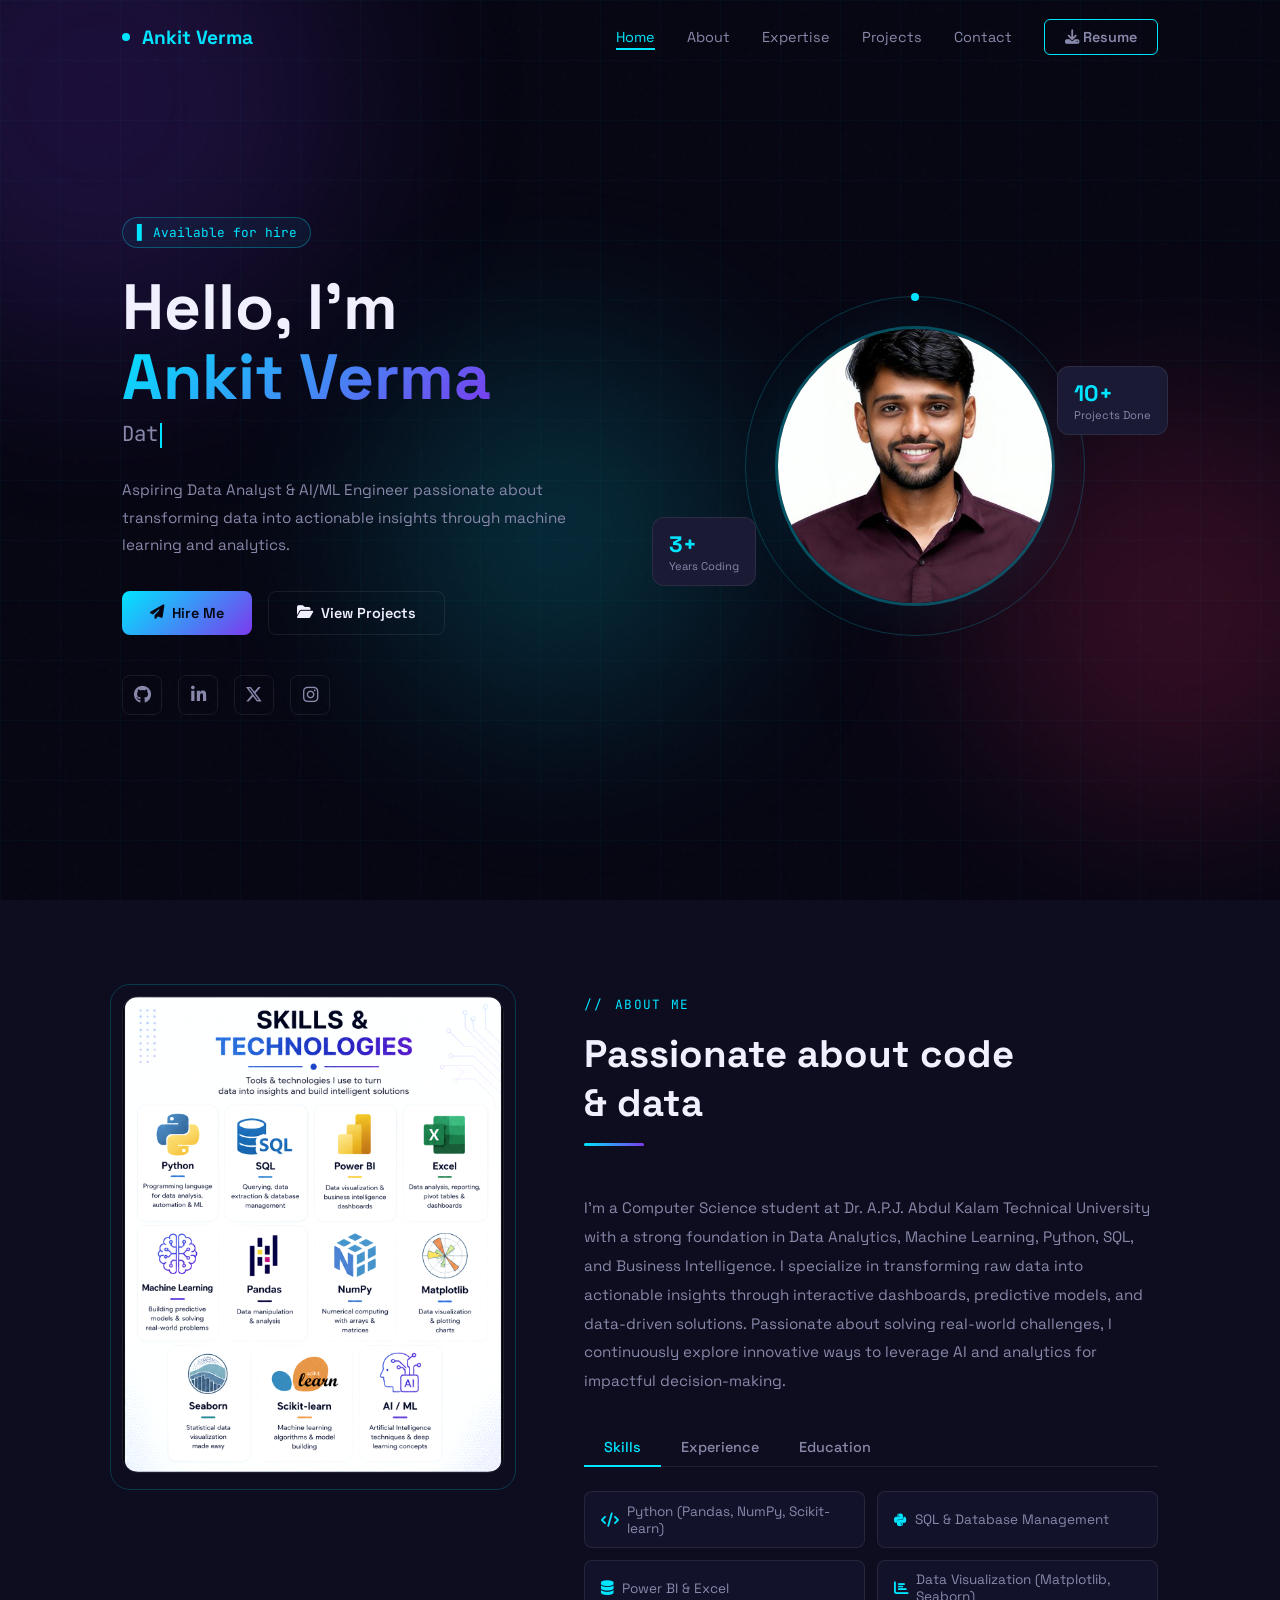
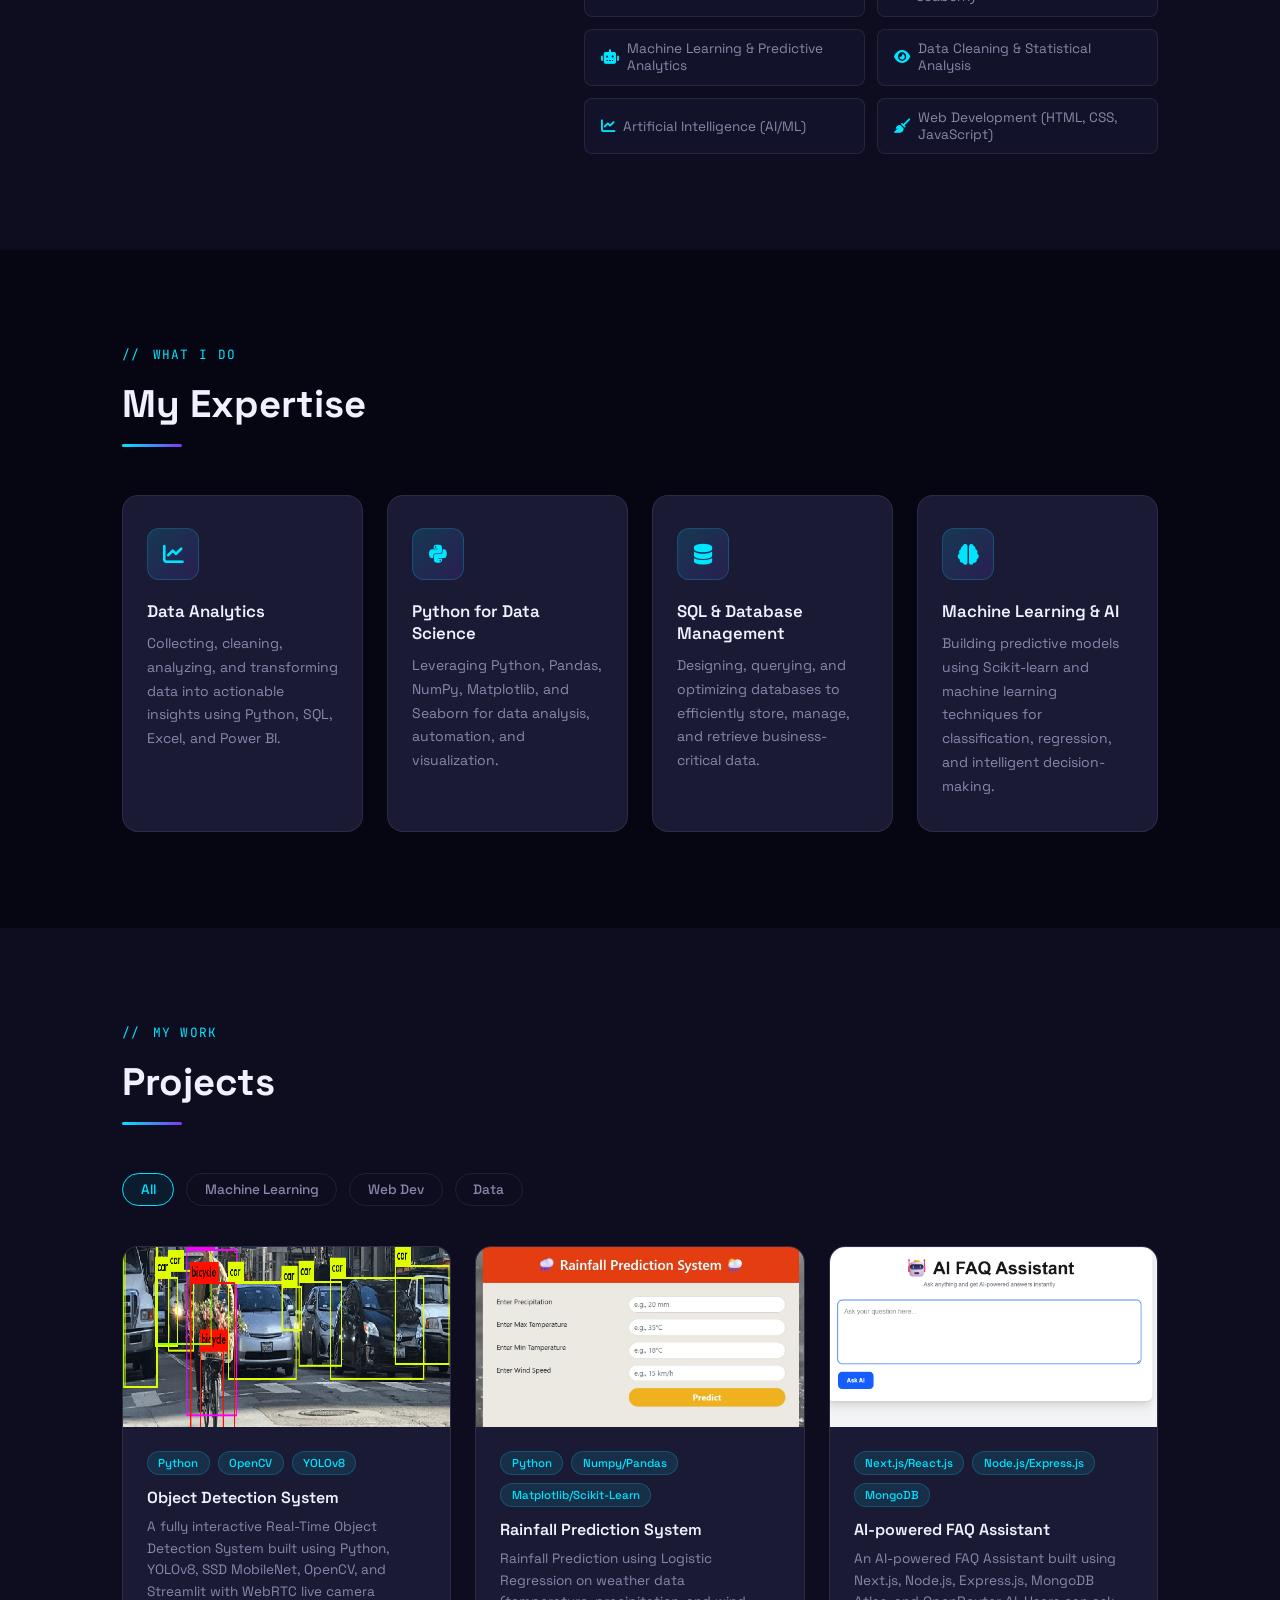
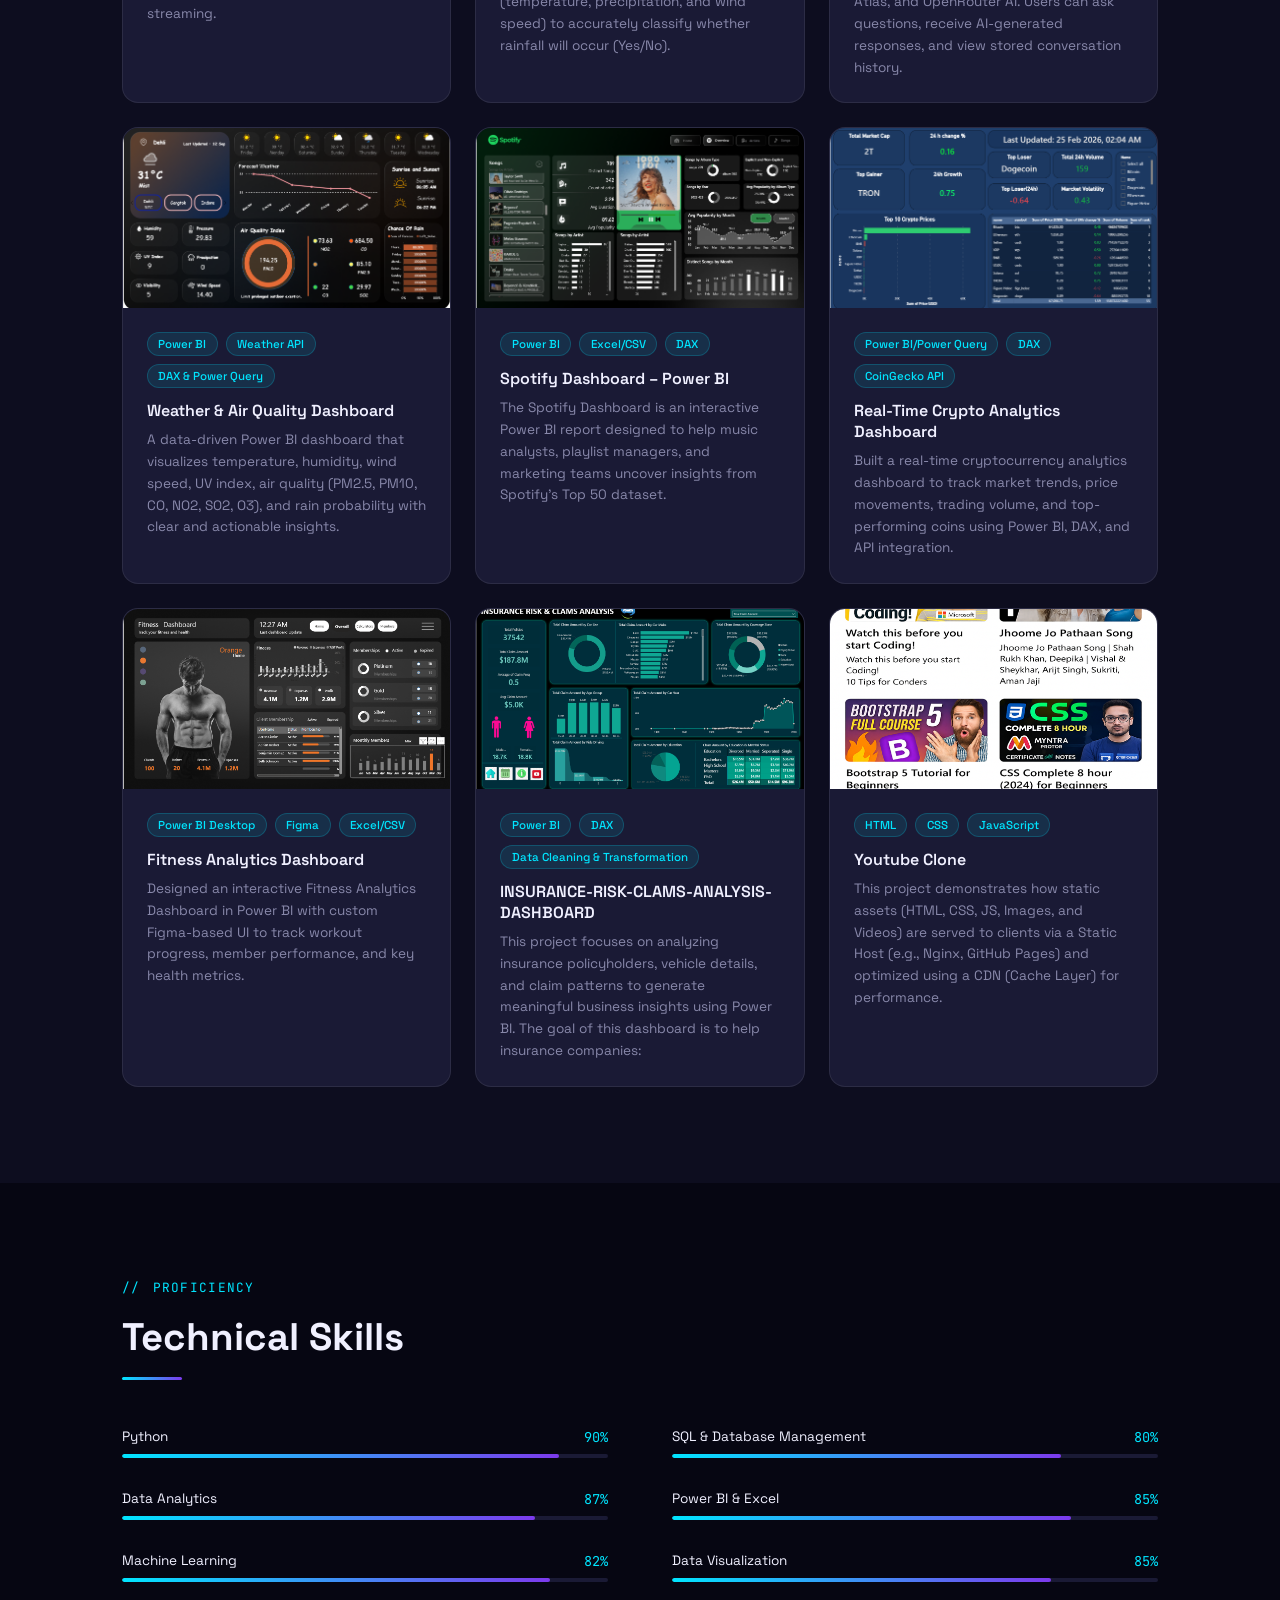
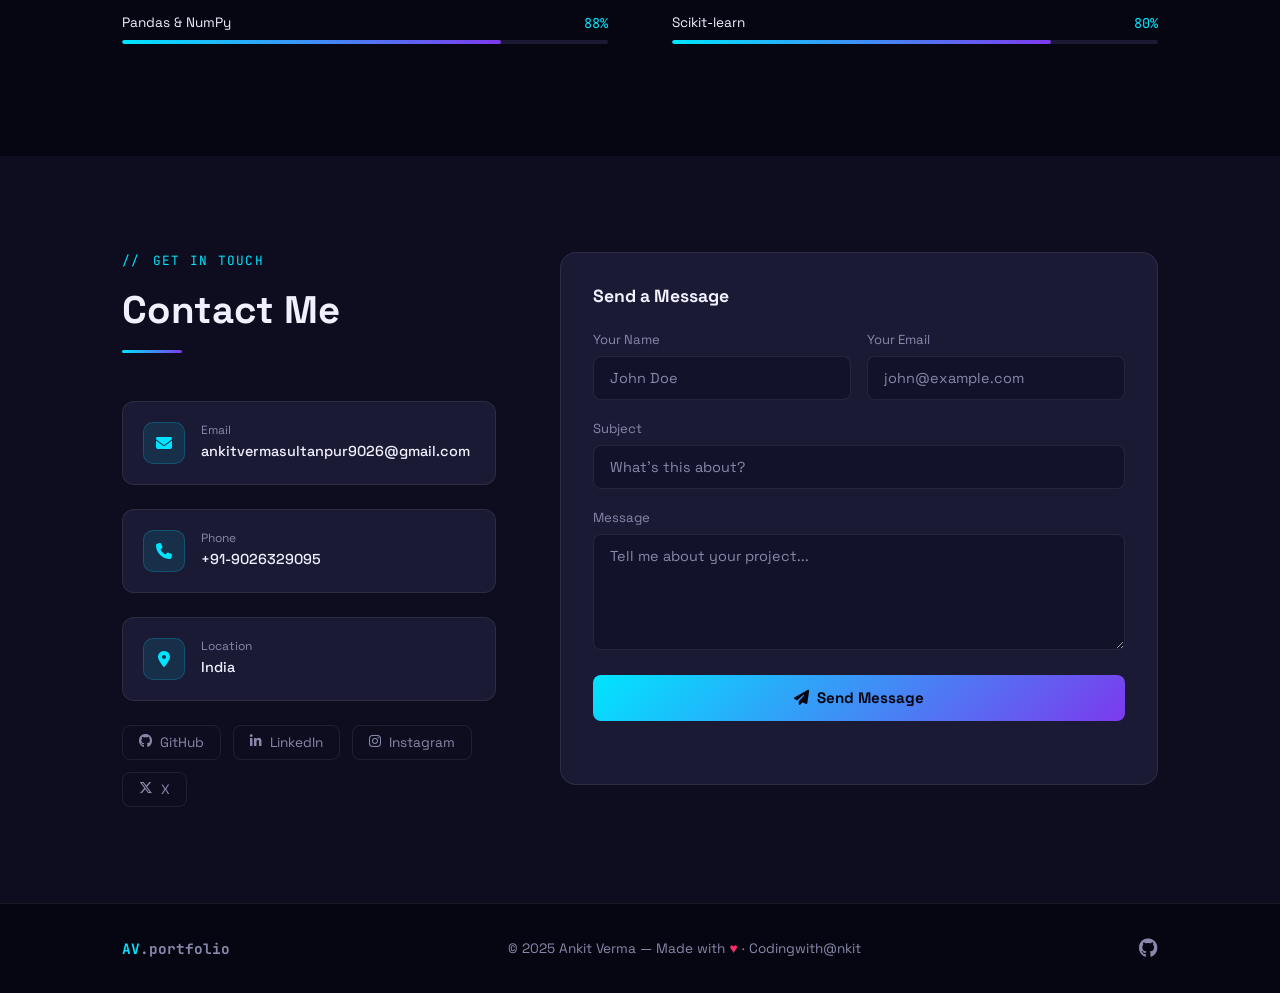
<file: index (1).html>
<!doctype html>
<html lang="en">
<head>
  <meta charset="utf-8">
  <meta name="viewport" content="width=device-width, initial-scale=1">
  <title>Ankit Verma — Portfolio</title>
  <link href="https://fonts.googleapis.com/css2?family=Space+Grotesk:wght@300;400;500;600;700&family=JetBrains+Mono:wght@400;500&display=swap" rel="stylesheet">
  <link rel="stylesheet" href="https://cdnjs.cloudflare.com/ajax/libs/font-awesome/6.5.1/css/all.min.css">
  <style>
    *, *::before, *::after { box-sizing: border-box; margin: 0; padding: 0; }

    :root {
      --cyan: #00e5ff;
      --pink: #ff2d6b;
      --purple: #7c3aed;
      --bg: #060612;
      --bg2: #0d0d1f;
      --bg3: #12122a;
      --surface: #1a1a35;
      --border: rgba(255,255,255,0.08);
      --text: #f0f0ff;
      --muted: #8888aa;
      --font: 'Space Grotesk', sans-serif;
      --mono: 'JetBrains Mono', monospace;
    }

    html { scroll-behavior: smooth; }

    body {
      font-family: var(--font);
      background: var(--bg);
      color: var(--text);
      overflow-x: hidden;
    }

    a { text-decoration: none; color: inherit; }

    /* ── Scrollbar ── */
    ::-webkit-scrollbar { width: 4px; }
    ::-webkit-scrollbar-track { background: var(--bg); }
    ::-webkit-scrollbar-thumb { background: var(--cyan); border-radius: 2px; }

    /* ── Grid bg ── */
    body::before {
      content: '';
      position: fixed;
      inset: 0;
      background-image:
        linear-gradient(rgba(0,229,255,0.03) 1px, transparent 1px),
        linear-gradient(90deg, rgba(0,229,255,0.03) 1px, transparent 1px);
      background-size: 60px 60px;
      pointer-events: none;
      z-index: 0;
    }

    /* ── Glow orbs ── */
    .orb {
      position: fixed;
      border-radius: 50%;
      filter: blur(100px);
      pointer-events: none;
      z-index: 0;
      opacity: 0.18;
    }
    .orb-1 { width: 500px; height: 500px; background: var(--purple); top: -150px; left: -150px; }
    .orb-2 { width: 400px; height: 400px; background: var(--pink); bottom: 10%; right: -100px; }
    .orb-3 { width: 350px; height: 350px; background: var(--cyan); top: 40%; left: 30%; }

    /* ── Noise overlay ── */
    body::after {
      content: '';
      position: fixed;
      inset: 0;
      background-image: url("data:image/svg+xml,%3Csvg viewBox='0 0 200 200' xmlns='http://www.w3.org/2000/svg'%3E%3Cfilter id='n'%3E%3CfeTurbulence type='fractalNoise' baseFrequency='0.9' numOctaves='4' stitchTiles='stitch'/%3E%3C/filter%3E%3Crect width='100%25' height='100%25' filter='url(%23n)' opacity='0.04'/%3E%3C/svg%3E");
      pointer-events: none;
      z-index: 0;
      opacity: 0.5;
    }

    .container { max-width: 1100px; margin: 0 auto; padding: 0 2rem; position: relative; z-index: 1; }

    /* ── Navbar ── */
    #navbar {
      position: fixed;
      top: 0; left: 0; right: 0;
      z-index: 1000;
      padding: 1.2rem 0;
      transition: all 0.4s ease;
    }
    #navbar.scrolled {
      background: rgba(6,6,18,0.85);
      backdrop-filter: blur(20px);
      border-bottom: 1px solid var(--border);
      padding: 0.8rem 0;
    }
    #navbar .container { display: flex; align-items: center; justify-content: space-between; }

    .nav-brand {
      display: flex; align-items: center; gap: 0.75rem;
      font-size: 1.2rem; font-weight: 700;
    }
    .nav-brand span { color: var(--cyan); }
    .nav-brand-dot {
      width: 8px; height: 8px; border-radius: 50%; background: var(--cyan);
      animation: pulse 2s infinite;
    }
    @keyframes pulse { 0%,100%{opacity:1;transform:scale(1)} 50%{opacity:0.4;transform:scale(1.4)} }

    .nav-links { display: flex; align-items: center; gap: 2rem; }
    .nav-links a { font-size: 0.9rem; color: var(--muted); transition: color 0.3s; position: relative; }
    .nav-links a::after {
      content: ''; position: absolute; bottom: -4px; left: 0; width: 0; height: 2px;
      background: var(--cyan); transition: width 0.3s;
    }
    .nav-links a:hover { color: var(--text); }
    .nav-links a:hover::after { width: 100%; }

    .nav-cv {
      font-size: 0.85rem; font-weight: 600; padding: 0.5rem 1.25rem;
      border: 1px solid var(--cyan); color: var(--cyan); border-radius: 6px;
      transition: all 0.3s;
    }
    .nav-cv:hover { background: var(--cyan); color: var(--bg); }

    .hamburger { display: none; flex-direction: column; gap: 5px; cursor: pointer; }
    .hamburger span { display: block; width: 24px; height: 2px; background: var(--text); transition: all 0.3s; }

    @media(max-width:768px){
      .nav-links { display: none; }
      .hamburger { display: flex; }
      .nav-links.open {
        display: flex; flex-direction: column; position: fixed;
        top: 70px; left: 0; right: 0; background: rgba(6,6,18,0.97);
        backdrop-filter: blur(20px); padding: 2rem;
        border-bottom: 1px solid var(--border);
        gap: 1.5rem; align-items: center;
      }
    }

    /* ── Hero ── */
    #home {
      min-height: 100vh;
      display: flex; align-items: center;
      padding: 6rem 0 4rem;
    }
    #home .container { display: grid; grid-template-columns: 1fr 1fr; gap: 4rem; align-items: center; }

    .hero-tag {
      display: inline-flex; align-items: center; gap: 0.5rem;
      font-family: var(--mono); font-size: 0.8rem;
      color: var(--cyan); border: 1px solid rgba(0,229,255,0.3);
      padding: 0.35rem 0.85rem; border-radius: 100px;
      margin-bottom: 1.5rem;
      background: rgba(0,229,255,0.05);
    }
    .hero-tag .blink { animation: blink 1s step-end infinite; }
    @keyframes blink { 50% { opacity: 0; } }

    .hero-name {
      font-size: clamp(2.5rem, 5vw, 4rem);
      font-weight: 700; line-height: 1.1;
      margin-bottom: 0.5rem;
    }
    .hero-name .highlight {
      background: linear-gradient(135deg, var(--cyan), var(--purple));
      -webkit-background-clip: text; -webkit-text-fill-color: transparent; background-clip: text;
    }

    .hero-role {
      font-size: 1.3rem; color: var(--muted); margin-bottom: 1.5rem;
      min-height: 2rem; font-family: var(--mono);
    }
    .cursor { display: inline-block; width: 2px; height: 1.2em; background: var(--cyan); margin-left: 2px; vertical-align: middle; animation: blink 0.8s infinite; }

    .hero-desc { color: var(--muted); line-height: 1.8; margin-bottom: 2rem; font-size: 0.95rem; }

    .hero-cta { display: flex; gap: 1rem; flex-wrap: wrap; margin-bottom: 2.5rem; }

    .btn-primary {
      padding: 0.75rem 1.75rem; border-radius: 8px; font-weight: 600; font-size: 0.9rem;
      background: linear-gradient(135deg, var(--cyan), var(--purple));
      color: var(--bg); border: none; cursor: pointer; transition: all 0.3s;
      display: inline-flex; align-items: center; gap: 0.5rem;
    }
    .btn-primary:hover { transform: translateY(-2px); box-shadow: 0 8px 25px rgba(0,229,255,0.35); }

    .btn-ghost {
      padding: 0.75rem 1.75rem; border-radius: 8px; font-weight: 600; font-size: 0.9rem;
      background: transparent; color: var(--text);
      border: 1px solid var(--border); cursor: pointer; transition: all 0.3s;
      display: inline-flex; align-items: center; gap: 0.5rem;
    }
    .btn-ghost:hover { border-color: var(--cyan); color: var(--cyan); background: rgba(0,229,255,0.05); }

    .hero-socials { display: flex; gap: 1rem; }
    .social-link {
      width: 40px; height: 40px; border-radius: 8px;
      border: 1px solid var(--border); display: flex; align-items: center; justify-content: center;
      color: var(--muted); font-size: 1.1rem; transition: all 0.3s;
    }
    .social-link:hover { border-color: var(--cyan); color: var(--cyan); background: rgba(0,229,255,0.08); transform: translateY(-3px); }

    .hero-image-wrap {
      position: relative; display: flex; justify-content: center; align-items: center;
    }
    .hero-image-bg {
      position: absolute; width: 360px; height: 360px; border-radius: 50%;
      background: radial-gradient(circle, rgba(0,229,255,0.15) 0%, transparent 70%);
    }
    .hero-image-ring {
      position: absolute; width: 340px; height: 340px; border-radius: 50%;
      border: 1px solid rgba(0,229,255,0.2);
      animation: spin 20s linear infinite;
    }
    .hero-image-ring::before {
      content: ''; position: absolute; top: -4px; left: 50%; transform: translateX(-50%);
      width: 8px; height: 8px; border-radius: 50%; background: var(--cyan);
    }
    @keyframes spin { from{transform:rotate(0deg)} to{transform:rotate(360deg)} }

    .hero-img {
      width: 280px; height: 280px; border-radius: 50%;
      object-fit: cover; border: 3px solid rgba(0,229,255,0.3);
      position: relative; z-index: 1;
    }

    .hero-stats {
      position: absolute; background: var(--surface); border: 1px solid var(--border);
      border-radius: 12px; padding: 0.75rem 1rem; backdrop-filter: blur(20px);
    }
    .hero-stats.stat-1 { bottom: 20px; left: -20px; }
    .hero-stats.stat-2 { top: 40px; right: -10px; }
    .hero-stats .stat-num { font-size: 1.4rem; font-weight: 700; color: var(--cyan); }
    .hero-stats .stat-label { font-size: 0.7rem; color: var(--muted); }

    @media(max-width:768px){
      #home .container { grid-template-columns: 1fr; text-align: center; }
      .hero-cta, .hero-socials { justify-content: center; }
      .hero-image-wrap { margin-top: 2rem; }
      .hero-stats.stat-1 { left: 0; }
      .hero-stats.stat-2 { right: 0; }
    }

    /* ── Section common ── */
    section { padding: 6rem 0; position: relative; z-index: 1; }

    .section-label {
      font-family: var(--mono); font-size: 0.8rem; color: var(--cyan);
      letter-spacing: 0.1em; text-transform: uppercase;
      display: flex; align-items: center; gap: 0.75rem; margin-bottom: 1rem;
    }
    .section-label::before { content: '//'; }

    .section-title { font-size: clamp(1.8rem, 3vw, 2.5rem); font-weight: 700; margin-bottom: 1rem; }

    .section-divider {
      width: 60px; height: 3px;
      background: linear-gradient(90deg, var(--cyan), var(--purple));
      border-radius: 2px; margin-bottom: 3rem;
    }

    /* ── About ── */
    #about { background: var(--bg2); }
    #about .container { display: grid; grid-template-columns: 1fr 1.5fr; gap: 5rem; align-items: start; }

    .about-img-wrap { position: relative; }
    .about-img {
      width: 100%; border-radius: 16px; object-fit: cover;
      filter: grayscale(20%) contrast(1.05);
      border: 1px solid var(--border);
    }
    .about-img-deco {
      position: absolute; inset: -12px; border-radius: 20px;
      border: 1px solid rgba(0,229,255,0.2); z-index: -1;
    }

    .about-text p { color: var(--muted); line-height: 1.9; margin-bottom: 2rem; font-size: 0.95rem; }

    .tab-nav { display: flex; gap: 0; border-bottom: 1px solid var(--border); margin-bottom: 1.5rem; }
    .tab-btn {
      padding: 0.6rem 1.25rem; font-size: 0.9rem; font-weight: 500;
      color: var(--muted); background: none; border: none; cursor: pointer;
      border-bottom: 2px solid transparent; margin-bottom: -1px;
      transition: all 0.3s; font-family: var(--font);
    }
    .tab-btn.active { color: var(--cyan); border-bottom-color: var(--cyan); }
    .tab-btn:hover { color: var(--text); }

    .tab-pane { display: none; }
    .tab-pane.active { display: block; animation: fadeIn 0.3s ease; }
    @keyframes fadeIn { from{opacity:0;transform:translateY(8px)} to{opacity:1;transform:translateY(0)} }

    .skills-grid { display: grid; grid-template-columns: repeat(2, 1fr); gap: 0.75rem; }
    .skill-chip {
      padding: 0.65rem 1rem; border-radius: 8px;
      background: var(--bg3); border: 1px solid var(--border);
      font-size: 0.85rem; color: var(--muted);
      display: flex; align-items: center; gap: 0.5rem;
      transition: all 0.3s;
    }
    .skill-chip:hover { border-color: var(--cyan); color: var(--text); background: rgba(0,229,255,0.05); }
    .skill-chip i { color: var(--cyan); font-size: 0.9rem; }

    .timeline { display: flex; flex-direction: column; gap: 1.25rem; }
    .timeline-item { display: flex; gap: 1rem; }
    .timeline-dot-wrap { display: flex; flex-direction: column; align-items: center; gap: 0; }
    .timeline-dot { width: 10px; height: 10px; border-radius: 50%; background: var(--cyan); flex-shrink: 0; margin-top: 5px; }
    .timeline-line { flex: 1; width: 1px; background: var(--border); }
    .timeline-content { padding-bottom: 1rem; }
    .timeline-title { font-weight: 600; font-size: 0.9rem; margin-bottom: 0.2rem; }
    .timeline-sub { font-size: 0.8rem; color: var(--cyan); }
    .timeline-date { font-size: 0.75rem; color: var(--muted); margin-top: 0.2rem; font-family: var(--mono); }

    @media(max-width:768px){ #about .container { grid-template-columns: 1fr; } }

    /* ── Services ── */
    #services .services-grid { display: grid; grid-template-columns: repeat(auto-fit, minmax(230px, 1fr)); gap: 1.5rem; }

    .service-card {
      background: var(--surface); border: 1px solid var(--border); border-radius: 16px;
      padding: 2rem 1.5rem; transition: all 0.4s; position: relative; overflow: hidden;
      cursor: default;
    }
    .service-card::before {
      content: ''; position: absolute; inset: 0;
      background: linear-gradient(135deg, rgba(0,229,255,0.05), transparent);
      opacity: 0; transition: opacity 0.4s;
    }
    .service-card:hover { transform: translateY(-6px); border-color: rgba(0,229,255,0.35); box-shadow: 0 20px 40px rgba(0,0,0,0.4); }
    .service-card:hover::before { opacity: 1; }

    .service-icon {
      width: 52px; height: 52px; border-radius: 12px;
      background: linear-gradient(135deg, rgba(0,229,255,0.15), rgba(124,58,237,0.15));
      border: 1px solid rgba(0,229,255,0.2);
      display: flex; align-items: center; justify-content: center;
      font-size: 1.3rem; color: var(--cyan); margin-bottom: 1.25rem;
    }
    .service-card h3 { font-size: 1.05rem; font-weight: 600; margin-bottom: 0.6rem; }
    .service-card p { font-size: 0.875rem; color: var(--muted); line-height: 1.7; }

    /* ── Portfolio ── */
    #portfolio { background: var(--bg2); }

    .filter-bar { display: flex; gap: 0.75rem; margin-bottom: 2.5rem; flex-wrap: wrap; }
    .filter-btn {
      padding: 0.45rem 1.1rem; border-radius: 100px; font-size: 0.85rem; font-weight: 500;
      border: 1px solid var(--border); background: transparent; color: var(--muted);
      cursor: pointer; transition: all 0.3s; font-family: var(--font);
    }
    .filter-btn.active, .filter-btn:hover { border-color: var(--cyan); color: var(--cyan); background: rgba(0,229,255,0.07); }

    .projects-grid { display: grid; grid-template-columns: repeat(auto-fit, minmax(300px, 1fr)); gap: 1.5rem; }

    .project-card {
      background: var(--surface); border: 1px solid var(--border); border-radius: 16px;
      overflow: hidden; transition: all 0.4s; cursor: pointer;
    }
    .project-card:hover { transform: translateY(-6px); border-color: rgba(0,229,255,0.35); box-shadow: 0 20px 50px rgba(0,0,0,0.5); }

    .project-img-wrap { position: relative; overflow: hidden; height: 180px; background: var(--bg3); }
    .project-img-wrap img { width: 100%; height: 100%; object-fit: cover; transition: transform 0.5s; }
    .project-card:hover .project-img-wrap img { transform: scale(1.08); }

    .project-overlay {
      position: absolute; inset: 0; background: rgba(6,6,18,0.85);
      display: flex; align-items: center; justify-content: center; gap: 1rem;
      opacity: 0; transition: opacity 0.3s;
    }
    .project-card:hover .project-overlay { opacity: 1; }
    .project-overlay-btn {
      padding: 0.5rem 1.1rem; border-radius: 6px; font-size: 0.82rem; font-weight: 600;
      transition: all 0.3s; display: inline-flex; align-items: center; gap: 0.4rem;
    }
    .pob-demo { background: var(--cyan); color: var(--bg); border: none; }
    .pob-demo:hover { background: white; }
    .pob-src { background: transparent; color: var(--text); border: 1px solid var(--border); }
    .pob-src:hover { border-color: var(--cyan); color: var(--cyan); }

    .project-body { padding: 1.5rem; }
    .project-tags { display: flex; gap: 0.5rem; flex-wrap: wrap; margin-bottom: 0.75rem; }
    .tag {
      padding: 0.25rem 0.65rem; border-radius: 100px; font-size: 0.72rem; font-weight: 500;
      background: rgba(0,229,255,0.1); color: var(--cyan); border: 1px solid rgba(0,229,255,0.2);
    }
    .project-body h3 { font-size: 1rem; font-weight: 600; margin-bottom: 0.5rem; }
    .project-body p { font-size: 0.85rem; color: var(--muted); line-height: 1.6; }

    /* ── Skills bar ── */
    #skills-section { background: var(--bg); }
    .skills-bar-grid { display: grid; grid-template-columns: 1fr 1fr; gap: 1rem 4rem; }

    .skill-bar-item { margin-bottom: 1rem; }
    .skill-bar-header { display: flex; justify-content: space-between; margin-bottom: 0.5rem; font-size: 0.85rem; }
    .skill-bar-header span:first-child { color: var(--text); }
    .skill-bar-header span:last-child { color: var(--cyan); font-family: var(--mono); }
    .skill-bar-track { height: 4px; background: var(--surface); border-radius: 2px; overflow: hidden; }
    .skill-bar-fill {
      height: 100%; border-radius: 2px;
      background: linear-gradient(90deg, var(--cyan), var(--purple));
      width: 0%; transition: width 1.2s cubic-bezier(0.4,0,0.2,1);
    }

    @media(max-width:768px){ .skills-bar-grid { grid-template-columns: 1fr; } }

    /* ── Contact ── */
    #contact { background: var(--bg2); }
    #contact .container { display: grid; grid-template-columns: 1fr 1.6fr; gap: 4rem; align-items: start; }

    .contact-info { display: flex; flex-direction: column; gap: 1.5rem; }
    .contact-item {
      display: flex; align-items: flex-start; gap: 1rem;
      padding: 1.25rem; background: var(--surface); border: 1px solid var(--border);
      border-radius: 12px; transition: all 0.3s;
    }
    .contact-item:hover { border-color: var(--cyan); }
    .contact-icon {
      width: 42px; height: 42px; border-radius: 10px; flex-shrink: 0;
      background: rgba(0,229,255,0.1); border: 1px solid rgba(0,229,255,0.2);
      display: flex; align-items: center; justify-content: center;
      color: var(--cyan); font-size: 1rem;
    }
    .contact-label { font-size: 0.75rem; color: var(--muted); margin-bottom: 0.25rem; }
    .contact-value { font-size: 0.9rem; font-weight: 500; }

    .contact-socials { display: flex; gap: 0.75rem; flex-wrap: wrap; }
    .contact-social {
      padding: 0.5rem 1rem; border-radius: 8px; font-size: 0.85rem;
      border: 1px solid var(--border); color: var(--muted);
      display: flex; align-items: center; gap: 0.5rem; transition: all 0.3s;
    }
    .contact-social:hover { border-color: var(--cyan); color: var(--cyan); background: rgba(0,229,255,0.05); }

    .contact-form { background: var(--surface); border: 1px solid var(--border); border-radius: 16px; padding: 2rem; }
    .form-row { display: grid; grid-template-columns: 1fr 1fr; gap: 1rem; }

    .form-group { margin-bottom: 1.25rem; }
    .form-group label { display: block; font-size: 0.82rem; color: var(--muted); margin-bottom: 0.5rem; }
    .form-group input,
    .form-group textarea {
      width: 100%; padding: 0.75rem 1rem;
      background: var(--bg3); border: 1px solid var(--border);
      border-radius: 8px; color: var(--text); font-family: var(--font); font-size: 0.9rem;
      transition: border-color 0.3s; resize: vertical;
      outline: none;
    }
    .form-group input:focus,
    .form-group textarea:focus { border-color: var(--cyan); }
    .form-group input::placeholder,
    .form-group textarea::placeholder { color: var(--muted); }

    .form-submit {
      width: 100%; padding: 0.85rem; border-radius: 8px; border: none; cursor: pointer;
      background: linear-gradient(135deg, var(--cyan), var(--purple));
      color: var(--bg); font-weight: 700; font-size: 0.95rem; font-family: var(--font);
      transition: all 0.3s; display: flex; align-items: center; justify-content: center; gap: 0.5rem;
    }
    .form-submit:hover { transform: translateY(-2px); box-shadow: 0 8px 25px rgba(0,229,255,0.3); }

    .form-msg { text-align: center; font-size: 0.85rem; margin-top: 0.75rem; min-height: 1.2rem; }
    .form-msg.success { color: #00e676; }
    .form-msg.error { color: #ff5252; }

    @media(max-width:768px){
      #contact .container { grid-template-columns: 1fr; }
      .form-row { grid-template-columns: 1fr; }
    }

    /* ── Footer ── */
    footer {
      padding: 2rem 0; border-top: 1px solid var(--border);
      background: var(--bg); position: relative; z-index: 1;
    }
    footer .container { display: flex; justify-content: space-between; align-items: center; flex-wrap: wrap; gap: 1rem; }
    footer p { font-size: 0.85rem; color: var(--muted); }
    footer .foot-brand { font-weight: 700; font-family: var(--mono); font-size: 0.9rem; }
    footer .foot-brand span { color: var(--cyan); }

    /* ── Scroll to top ── */
    #scrollTop {
      position: fixed; bottom: 2rem; right: 2rem; z-index: 999;
      width: 44px; height: 44px; border-radius: 10px;
      background: linear-gradient(135deg, var(--cyan), var(--purple));
      border: none; cursor: pointer; color: var(--bg); font-size: 1rem;
      display: flex; align-items: center; justify-content: center;
      opacity: 0; transform: translateY(20px); transition: all 0.3s;
    }
    #scrollTop.visible { opacity: 1; transform: translateY(0); }
    #scrollTop:hover { transform: translateY(-4px); }

    /* ── Reveal animations ── */
    .reveal { opacity: 0; transform: translateY(30px); transition: all 0.7s cubic-bezier(0.4,0,0.2,1); }
    .reveal.visible { opacity: 1; transform: translateY(0); }

    /* ── Active nav link ── */
    .nav-links a.active { color: var(--cyan); }
    .nav-links a.active::after { width: 100%; }

    /* ── Loading screen ── */
    #loader {
      position: fixed; inset: 0; background: var(--bg); z-index: 9999;
      display: flex; align-items: center; justify-content: center; flex-direction: column; gap: 1.5rem;
      transition: opacity 0.5s, visibility 0.5s;
    }
    #loader.hidden { opacity: 0; visibility: hidden; }
    .loader-logo { font-size: 2rem; font-weight: 700; font-family: var(--mono); color: var(--cyan); }
    .loader-bar { width: 200px; height: 2px; background: var(--surface); border-radius: 2px; overflow: hidden; }
    .loader-fill { height: 100%; background: linear-gradient(90deg, var(--cyan), var(--purple)); animation: load 1.5s ease forwards; }
    @keyframes load { from{width:0%} to{width:100%} }
  </style>
</head>
<body>

<!-- Loading screen -->
<div id="loader">
  <div class="loader-logo">AV<span style="color:var(--purple)">.</span></div>
  <div class="loader-bar"><div class="loader-fill"></div></div>
  <p style="font-size:0.8rem;color:var(--muted);font-family:var(--mono)">Initializing portfolio...</p>
</div>

<!-- Background effects -->
<div class="orb orb-1"></div>
<div class="orb orb-2"></div>
<div class="orb orb-3"></div>

<!-- Navbar -->
<nav id="navbar">
  <div class="container">
    <div class="nav-brand">
      <div class="nav-brand-dot"></div>
      <span>Ankit<span> Verma</span></span>
    </div>
    <div class="nav-links" id="navLinks">
      <a href="#home">Home</a>
      <a href="#about">About</a>
      <a href="#services">Expertise</a>
      <a href="#portfolio">Projects</a>
      <a href="#contact">Contact</a>
      <a href="images/Resume (Ankit).pdf" download class="nav-cv"><i class="fas fa-download"></i> Resume</a>
    </div>
    <div class="hamburger" id="hamburger" onclick="toggleMenu()">
      <span></span><span></span><span></span>
    </div>
  </div>
</nav>

<!-- Hero -->
<section id="home">
  <div class="container">
    <div class="hero-content">
      <div class="hero-tag"><span class="blink">▋</span> Available for hire</div>
      <h1 class="hero-name">Hello, I'm<br><span class="highlight">Ankit Verma</span></h1>
      <div class="hero-role" id="typedRole"><span class="cursor"></span></div>
      <p class="hero-desc">Aspiring Data Analyst & AI/ML Engineer passionate about transforming data into actionable insights through machine learning and analytics.</p>
      <div class="hero-cta">
        <a href="#contact" class="btn-primary"><i class="fas fa-paper-plane"></i> Hire Me</a>
        <a href="#portfolio" class="btn-ghost"><i class="fas fa-folder-open"></i> View Projects</a>
      </div>
      <div class="hero-socials">
        <a href="https://github.com/CodingwithAnkit-tech" target="_blank" class="social-link"><i class="fab fa-github"></i></a>
        <a href="https://www.linkedin.com/in/ankit-verma-557a40294" target="_blank" class="social-link"><i class="fab fa-linkedin-in"></i></a>
        <a href="https://x.com/ankitverma902" target="_blank" class="social-link"><i class="fab fa-x-twitter"></i></a>
        <a href="https://www.instagram.com/instaman_100" target="_blank" class="social-link"><i class="fab fa-instagram"></i></a>
      </div>
    </div>
    <div class="hero-image-wrap">
      <div class="hero-image-bg"></div>
      <div class="hero-image-ring"></div>
      <img src="./images/passport_photo_compressed.jpg" alt="Ankit Verma" class="hero-img" onerror="this.style.background='linear-gradient(135deg,#00e5ff22,#7c3aed33)';this.src=''">
      <div class="hero-stats stat-1">
        <div class="stat-num">3+</div>
        <div class="stat-label">Years Coding</div>
      </div>
      <div class="hero-stats stat-2">
        <div class="stat-num">10+</div>
        <div class="stat-label">Projects Done</div>
      </div>
    </div>
  </div>
</section>

<!-- About -->
<section id="about">
  <div class="container">
    <div>
      <div class="about-img-wrap reveal">
        <img src="images/ChatGPT Image Jun 14, 2026, 11_20_43 PM.png" alt="Ankit" class="about-img" onerror="this.style.minHeight='300px';this.style.background='linear-gradient(135deg,#1a1a35,#0d0d1f)'">
        <div class="about-img-deco"></div>
      </div>
    </div>
    <div class="about-text reveal" style="transition-delay:0.15s">
      <div class="section-label">About me</div>
      <h2 class="section-title">Passionate about code<br>& data</h2>
      <div class="section-divider"></div>
      <p>I'm a Computer Science student at Dr. A.P.J. Abdul Kalam Technical University with a strong foundation in Data Analytics, Machine Learning, Python, SQL, and Business Intelligence. I specialize in transforming raw data into actionable insights through interactive dashboards, predictive models, and data-driven solutions. Passionate about solving real-world challenges, I continuously explore innovative ways to leverage AI and analytics for impactful decision-making.
</p>

      <div class="tab-nav">
        <button class="tab-btn active" onclick="switchTab('skills')">Skills</button>
        <button class="tab-btn" onclick="switchTab('experience')">Experience</button>
        <button class="tab-btn" onclick="switchTab('education')">Education</button>
      </div>

      <div class="tab-pane active" id="tab-skills">
        <div class="skills-grid">
          <div class="skill-chip"><i class="fas fa-code"></i> Python (Pandas, NumPy, Scikit-learn)</div>
          <div class="skill-chip"><i class="fab fa-python"></i> SQL & Database Management</div>
          <div class="skill-chip"><i class="fas fa-database"></i> Power BI & Excel</div>
          <div class="skill-chip"><i class="fas fa-chart-bar"></i> Data Visualization (Matplotlib, Seaborn)</div>
          <div class="skill-chip"><i class="fas fa-robot"></i> Machine Learning & Predictive Analytics</div>
          <div class="skill-chip"><i class="fas fa-eye"></i> Data Cleaning & Statistical Analysis</div>
          <div class="skill-chip"><i class="fas fa-chart-line"></i> Artificial Intelligence (AI/ML)</div>
          <div class="skill-chip"><i class="fas fa-broom"></i>Web Development (HTML, CSS, JavaScript)</div>
        </div>
      </div>

      <div class="tab-pane" id="tab-experience">
        <div class="timeline">
          <div class="timeline-item">
            <div class="timeline-dot-wrap"><div class="timeline-dot"></div><div class="timeline-line"></div></div>
            <div class="timeline-content">
              <div class="timeline-title">Intern (Data Analytics)</div>
              <div class="timeline-sub">QSpiders Software Testing and Training Institute, Noida</div>
              <div class="timeline-date">Jul 2025 – Present</div>
            </div>
          </div>
          <div class="timeline-item">
            <div class="timeline-dot-wrap"><div class="timeline-dot"></div><div class="timeline-line"></div></div>
            <div class="timeline-content">
              <div class="timeline-title">Intern (Machine Learning)</div>
              <div class="timeline-sub">Softpro India Computer Technologies (P) Ltd., Lucknow</div>
              <div class="timeline-date">Aug – Oct 2024</div>
            </div>
          </div>
          <div class="timeline-item">
            <div class="timeline-dot-wrap"><div class="timeline-dot"></div></div>
            <div class="timeline-content">
              <div class="timeline-title">Intern(Web Technologies)</div>
              <div class="timeline-sub">Softpro India Computer Technologies (P) Ltd., Lucknow</div>
              <div class="timeline-date">Aug – Oct 2024</div>
            </div>
          </div>
        </div>
      </div>

      <div class="tab-pane" id="tab-education">
        <div class="timeline">
          <div class="timeline-item">
            <div class="timeline-dot-wrap"><div class="timeline-dot"></div><div class="timeline-line"></div></div>
            <div class="timeline-content">
              <div class="timeline-title">B.Tech — Computer Science & Engineering</div>
              <div class="timeline-sub">Dr. A.P.J Abdul Kalam University</div>
              <div class="timeline-date">2023 – 2026</div>
            </div>
          </div>
          <div class="timeline-item">
            <div class="timeline-dot-wrap"><div class="timeline-dot"></div><div class="timeline-line"></div></div>
            <div class="timeline-content">
              <div class="timeline-title">B.Sc — Mathematics</div>
              <div class="timeline-sub">62.5%</div>
              <div class="timeline-date">2020 – 2023</div>
            </div>
          </div>
          <div class="timeline-item">
            <div class="timeline-dot-wrap"><div class="timeline-dot"></div></div>
            <div class="timeline-content">
              <div class="timeline-title">Intermediate — UP Board</div>
              <div class="timeline-sub">60.8%</div>
              <div class="timeline-date">2020</div>
            </div>
          <div class="timeline-item">
            <div class="timeline-dot-wrap"><div class="timeline-dot"></div></div>
            <div class="timeline-content">
              <div class="timeline-title">High School — UP Board</div>
              <div class="timeline-sub">67.16%</div>
              <div class="timeline-date">2018</div>
            </div>
          </div>
        </div>
      </div>
    </div>
  </div>
</section>

<!-- Expertise -->
<section id="services">
  <div class="container">
    <div class="section-label reveal">What I do</div>
    <h2 class="section-title reveal">My Expertise</h2>
    <div class="section-divider reveal"></div>
    <div class="services-grid">
      <div class="service-card reveal">
        <div class="service-icon"><i class="fas fa-chart-line"></i></div>
        <h3>Data Analytics</h3>
        <p>Collecting, cleaning, analyzing, and transforming data into actionable insights using Python, SQL, Excel, and Power BI.</p>
      </div>
      <div class="service-card reveal" style="transition-delay:0.1s">
        <div class="service-icon"><i class="fab fa-python"></i></div>
        <h3>Python for Data Science</h3>
        <p>Leveraging Python, Pandas, NumPy, Matplotlib, and Seaborn for data analysis, automation, and visualization.</p>
      </div>
      <div class="service-card reveal" style="transition-delay:0.2s">
        <div class="service-icon"><i class="fas fa-database"></i></div>
        <h3>SQL & Database Management</h3>
        <p>Designing, querying, and optimizing databases to efficiently store, manage, and retrieve business-critical data.</p>
      </div>
      <div class="service-card reveal" style="transition-delay:0.3s">
        <div class="service-icon"><i class="fas fa-brain"></i></div>
        <h3>Machine Learning & AI</h3>
        <p>Building predictive models using Scikit-learn and machine learning techniques for classification, regression, and intelligent decision-making.</p>
      </div>
    </div>
  </div>
</section>

<!-- Projects -->
<section id="portfolio">
  <div class="container">
    <div class="section-label reveal">My work</div>
    <h2 class="section-title reveal">Projects</h2>
    <div class="section-divider reveal"></div>
    <div class="filter-bar reveal">
      <button class="filter-btn active" onclick="filterProjects('all', this)">All</button>
      <button class="filter-btn" onclick="filterProjects('ml', this)">Machine Learning</button>
      <button class="filter-btn" onclick="filterProjects('web', this)">Web Dev</button>
      <button class="filter-btn" onclick="filterProjects('data', this)">Data</button>
    </div>
    <div class="projects-grid" id="projectsGrid">
      <!-- Project 1 -->
<div class="project-card reveal" data-cat="ml" style="transition-delay:0.3s">
  <div class="project-img-wrap">
    <img src="images/object-detection.png" alt="Object Detection System">
    <div class="project-overlay">
      <a href="images/finalresults.mp4" class="project-overlay-btn pob-demo"><i class="fas fa-play"></i> Demo</a>
      <a href="https://object-detection-app-u8cxuvmxtqwzrt5tyvobxk.streamlit.app/" class="project-overlay-btn pob-src"><i class="fas fa-external-link-alt"></i> Live</a>
      <a href="https://github.com/CodingwithAnkit-tech/object-detection-app" class="project-overlay-btn pob-src"><i class="fab fa-github"></i> Code</a>
    </div>
  </div>
  <div class="project-body">
    <div class="project-tags"><span class="tag">Python </span><span class="tag">OpenCV</span><span class="tag">YOLOv8</span></div>
    <h3>Object Detection System</h3>
    <p>A fully interactive Real-Time Object Detection System built using Python, YOLOv8, SSD MobileNet, OpenCV, and Streamlit with WebRTC live camera streaming. </p>
  </div>
</div>

<!-- Project 2 -->
<div class="project-card reveal" data-cat="ml" style="transition-delay:0.4s">
  <div class="project-img-wrap">
    <img src="images/WhatsApp Image 2025-08-16 at 14.33.48_e41885ff.jpg" alt="Rainfall Prediction System">
    <div class="project-overlay">
      <a href="images/RAIN VIDEO.mp4" class="project-overlay-btn pob-demo"><i class="fas fa-play"></i> Demo</a>
      <a href="https://rainfall-prediction-app-4cff.onrender.com" class="project-overlay-btn pob-src"><i class="fas fa-external-link-alt"></i> Live</a>
      <a href="https://github.com/CodingwithAnkit-tech/rainfall-prediction-app" class="project-overlay-btn pob-src"><i class="fab fa-github"></i> Code</a>
    </div>
  </div>
  <div class="project-body">
    <div class="project-tags"><span class="tag">Python</span><span class="tag">Numpy/Pandas</span><span class="tag">Matplotlib/Scikit-Learn</span></div>
    <h3>Rainfall Prediction System</h3>
    <p>Rainfall Prediction using Logistic Regression on weather data (temperature, precipitation, and wind speed) to accurately classify whether rainfall will occur (Yes/No).</p>
  </div>
</div>

<!-- Project 3 -->
<div class="project-card reveal" data-cat="ml" style="transition-delay:0.5s">
  <div class="project-img-wrap">
    <img src="images/Ai chat bot images.png" alt="AI-powered FAQ Assistant">
    <div class="project-overlay">
      <a href="images/Ai chat bot vid.mp4" class="project-overlay-btn pob-demo"><i class="fas fa-play"></i> Demo</a>
      <a href="ai-faq-assistant-mtxh07brs-ankit-vermas-projects-b6fa17d6.vercel.app" class="project-overlay-btn pob-src"><i class="fas fa-external-link-alt"></i> Live</a>
      <a href="https://github.com/CodingwithAnkit-tech/AI-FAQ-Assistant" class="project-overlay-btn pob-src"><i class="fab fa-github"></i> Code</a>
    </div>
  </div>
  <div class="project-body">
    <div class="project-tags"><span class="tag">Next.js/React.js</span><span class="tag">Node.js/Express.js</span><span class="tag">MongoDB </span></div>
    <h3>AI-powered FAQ Assistant</h3>
    <p>An AI-powered FAQ Assistant built using Next.js, Node.js, Express.js, MongoDB Atlas, and OpenRouter AI. Users can ask questions, receive AI-generated responses, and view stored conversation history.</p>
  </div>
</div>

<!-- Project 4 -->
<div class="project-card reveal" data-cat="data" style="transition-delay:0.6s">
  <div class="project-img-wrap">
    <img src="images/Weather im.png" alt="Weather & Air Quality Dashboard">
    <div class="project-overlay">
      <a href="images/weather rec.mp4" class="project-overlay-btn pob-demo"><i class="fas fa-play"></i> Demo</a>
      <a href="https://github.com/CodingwithAnkit-tech/-Weather-Dashboard-in-Power-BI-" class="project-overlay-btn pob-src"><i class="fab fa-github"></i> Code</a>
    </div>
  </div>
  <div class="project-body">
    <div class="project-tags"><span class="tag">Power BI</span><span class="tag">Weather API </span><span class="tag">DAX & Power Query</span></div>
    <h3>Weather & Air Quality Dashboard</h3>
    <p>A data-driven Power BI dashboard that visualizes temperature, humidity, wind speed, UV index, air quality (PM2.5, PM10, CO, NO2, SO2, O3), and rain probability with clear and actionable insights.</p>
  </div>
</div>

<!-- Project 5 -->
<div class="project-card reveal" data-cat="data" style="transition-delay:0.7s">
  <div class="project-img-wrap">
    <img src="images/spotify im.png" alt="Spotify Dashboard ">
    <div class="project-overlay">
      <a href="images/spootify video.mp4" class="project-overlay-btn pob-demo"><i class="fas fa-play"></i> Demo</a>
      <a href="https://github.com/CodingwithAnkit-tech/Spotify-dashboard" class="project-overlay-btn pob-src"><i class="fab fa-github"></i> Code</a>
    </div>
  </div>
  <div class="project-body">
    <div class="project-tags"><span class="tag">Power BI</span><span class="tag"> Excel/CSV  </span><span class="tag"> DAX </span></div>
    <h3>Spotify Dashboard – Power BI</h3>
    <p>The Spotify Dashboard is an interactive Power BI report designed to help music analysts, playlist managers, and marketing teams uncover insights from Spotify’s Top 50 dataset.</p>
  </div>
</div>

<!-- Project 6 -->
<div class="project-card reveal" data-cat="data" style="transition-delay:0.8s">
  <div class="project-img-wrap">
    <img src="images/cryptomain ss.png" alt="Real-Time Crypto Analytics Dashboard">
    <div class="project-overlay">
      <a href="images/crypto recording.mp4" class="project-overlay-btn pob-demo"><i class="fas fa-play"></i> Demo</a>
      <a href="https://github.com/CodingwithAnkit-tech/Real-Time-Crypto-Analytics-Dashboard" class="project-overlay-btn pob-src"><i class="fab fa-github"></i> Code</a>
    </div>
  </div>
  <div class="project-body">
    <div class="project-tags"><span class="tag">Power BI/Power Query</span><span class="tag">DAX</span><span class="tag">CoinGecko API</span></div>
    <h3>Real-Time Crypto Analytics Dashboard </h3>
    <p>Built a real-time cryptocurrency analytics dashboard to track market trends, price movements, trading volume, and top-performing coins using Power BI, DAX, and API integration.</p>
  </div>
</div>

<!-- Project 7 -->
<div class="project-card reveal" data-cat="data" style="transition-delay:0.9s">
  <div class="project-img-wrap">
    <img src="images/fitness im.png" alt="Fitness Analytics Dashboard">
    <div class="project-overlay">
      <a href="images/fitness video.mp4" class="project-overlay-btn pob-demo"><i class="fas fa-play"></i> Demo</a>
      <a href="https://github.com/CodingwithAnkit-tech/Fitness-Dashboard" class="project-overlay-btn pob-src"><i class="fab fa-github"></i> Code</a>
    </div>
  </div>
  <div class="project-body">
    <div class="project-tags"><span class="tag">Power BI Desktop</span><span class="tag">Figma </span><span class="tag">Excel/CSV </span></div>
    <h3>Fitness Analytics Dashboard</h3>
    <p>Designed an interactive Fitness Analytics Dashboard in Power BI with custom Figma-based UI to track workout progress, member performance, and key health metrics.</p>
  </div>
</div>

<!-- Project 8 -->
<div class="project-card reveal" data-cat="data" style="transition-delay:0.4s">
  <div class="project-img-wrap">
    <img src="images/insurance im.png" alt="INSURANCE-RISK-CLAMS-ANALYSIS-DASHBOARD">
    <div class="project-overlay">
      <a href="images/insurance video.mp4" class="project-overlay-btn pob-demo"><i class="fas fa-play"></i> Demo</a>
      <a href="https://github.com/CodingwithAnkit-tech/INSURANCE-RISK-CLAMS-ANALYSIS-DASHBOARD" class="project-overlay-btn pob-src"><i class="fab fa-github"></i> Code</a>
    </div>
  </div>
  <div class="project-body">
    <div class="project-tags"><span class="tag">Power BI</span><span class="tag">DAX</span><span class="tag">Data Cleaning & Transformation</span></div>
    <h3>INSURANCE-RISK-CLAMS-ANALYSIS-DASHBOARD</h3>
    <p>This project focuses on analyzing insurance policyholders, vehicle details, and claim patterns to generate meaningful business insights using Power BI. The goal of this dashboard is to help insurance companies:</p>
  </div>
</div>

<!-- Project 9 -->
<div class="project-card reveal" data-cat="web" style="transition-delay:0.4s">
  <div class="project-img-wrap">
    <img src="images/youtube_res.png" alt="Youtube Clone">
    <div class="project-overlay">
      <a href="images/YOUTUBE VID.mp4" class="project-overlay-btn pob-demo"><i class="fas fa-play"></i> Demo</a>
      <a href="https://github.com/CodingwithAnkit-tech/YouTube-Clone" class="project-overlay-btn pob-src"><i class="fab fa-github"></i> Code</a>
    </div>
  </div>
  <div class="project-body">
    <div class="project-tags"><span class="tag">HTML</span><span class="tag">CSS</span><span class="tag">JavaScript </span></div>
    <h3>Youtube Clone</h3>
    <p>This project demonstrates how static assets (HTML, CSS, JS, Images, and Videos) are served to clients via a Static Host (e.g., Nginx, GitHub Pages) and optimized using a CDN (Cache Layer) for performance.</p>
  </div>
</div>
<!-- Project 10 -->
<!-- 
<div class="project-card reveal" data-cat="data" style="transition-delay:0.4s">
  <div class="project-img-wrap">
    <img src="images/project5.png" alt="HR Analytics">
    <div class="project-overlay">
      <a href="#" class="project-overlay-btn pob-demo"><i class="fas fa-play"></i> Demo</a>
      <a href="#" class="project-overlay-btn pob-src"><i class="fab fa-github"></i> Code</a>
    </div>
  </div>
  <div class="project-body">
    <div class="project-tags"><span class="tag">Power BI</span><span class="tag">DAX</span><span class="tag">Excel</span></div>
    <h3>HR Analytics Dashboard</h3>
    <p>Comprehensive employee analytics dashboard tracking attrition, workforce trends, and HR KPIs.</p>
  </div>
</div>
-->
    </div>
  </div>
</section>

<!-- Skills Progress -->
<section id="skills-section">
  <div class="container">
    <div class="section-label reveal">Proficiency</div>
    <h2 class="section-title reveal">Technical Skills</h2>
    <div class="section-divider reveal"></div>
    <div class="skills-bar-grid" id="skillBars">
      <div class="skill-bar-item reveal">
        <div class="skill-bar-header"><span>Python</span><span>90%</span></div>
        <div class="skill-bar-track"><div class="skill-bar-fill" data-width="90"></div></div>
      </div>
      <div class="skill-bar-item reveal" style="transition-delay:0.05s">
        <div class="skill-bar-header"><span>SQL & Database Management</span><span>80%</span></div>
        <div class="skill-bar-track"><div class="skill-bar-fill" data-width="80"></div></div>
      </div>
      <div class="skill-bar-item reveal" style="transition-delay:0.1s">
        <div class="skill-bar-header"><span>Data Analytics</span><span>87%</span></div>
        <div class="skill-bar-track"><div class="skill-bar-fill" data-width="85"></div></div>
      </div>
      <div class="skill-bar-item reveal" style="transition-delay:0.15s">
        <div class="skill-bar-header"><span>Power BI & Excel  </span><span>85%</span></div>
        <div class="skill-bar-track"><div class="skill-bar-fill" data-width="82"></div></div>
      </div>
      <div class="skill-bar-item reveal" style="transition-delay:0.2s">
        <div class="skill-bar-header"><span>Machine Learning </span><span>82%</span></div>
        <div class="skill-bar-track"><div class="skill-bar-fill" data-width="88"></div></div>
      </div>
      <div class="skill-bar-item reveal" style="transition-delay:0.25s">
        <div class="skill-bar-header"><span>Data Visualization</span><span>85%</span></div>
        <div class="skill-bar-track"><div class="skill-bar-fill" data-width="78"></div></div>
      </div>
       <div class="skill-bar-item reveal" style="transition-delay:0.25s">
        <div class="skill-bar-header"><span>Pandas & NumPy </span><span>88%</span></div>
        <div class="skill-bar-track"><div class="skill-bar-fill" data-width="78"></div></div>
      </div>
       <div class="skill-bar-item reveal" style="transition-delay:0.25s">
        <div class="skill-bar-header"><span>Scikit-learn</span><span>80%</span></div>
        <div class="skill-bar-track"><div class="skill-bar-fill" data-width="78"></div></div>
      </div>
    </div>
  </div>
</section>

<!-- Contact -->
<section id="contact">
  <div class="container">
    <div>
      <div class="section-label reveal">Get in touch</div>
      <h2 class="section-title reveal">Contact Me</h2>
      <div class="section-divider reveal"></div>
      <div class="contact-info">
        <div class="contact-item reveal">
          <div class="contact-icon"><i class="fas fa-envelope"></i></div>
          <div>
            <div class="contact-label">Email</div>
            <div class="contact-value">ankitvermasultanpur9026@gmail.com</div>
          </div>
        </div>
        <div class="contact-item reveal" style="transition-delay:0.1s">
          <div class="contact-icon"><i class="fas fa-phone"></i></div>
          <div>
            <div class="contact-label">Phone</div>
            <div class="contact-value">+91-9026329095</div>
          </div>
        </div>
        <div class="contact-item reveal" style="transition-delay:0.2s">
          <div class="contact-icon"><i class="fas fa-map-marker-alt"></i></div>
          <div>
            <div class="contact-label">Location</div>
            <div class="contact-value">India</div>
          </div>
        </div>
        <div class="contact-socials reveal" style="transition-delay:0.3s">
          <a href="https://github.com/CodingwithAnkit-tech" target="_blank" class="contact-social"><i class="fab fa-github"></i> GitHub</a>
          <a href="https://www.linkedin.com/in/ankit-verma-557a40294" target="_blank" class="contact-social"><i class="fab fa-linkedin-in"></i> LinkedIn</a>
          <a href="https://www.instagram.com/instaman_100" target="_blank" class="contact-social"><i class="fab fa-instagram"></i> Instagram</a>
          <a href="https://x.com/ankitverma902" target="_blank" class="contact-social"><i class="fab fa-x-twitter"></i> X</a>
        </div>
      </div>
    </div>
    <div class="reveal" style="transition-delay:0.2s">
      <form name="submit-to-google-sheet" class="contact-form">
        <h3 style="margin-bottom:1.5rem;font-size:1.1rem">Send a Message</h3>
        <div class="form-row">
          <div class="form-group">
            <label>Your Name</label>
            <input type="text" name="Name" placeholder="John Doe" required>
          </div>
          <div class="form-group">
            <label>Your Email</label>
            <input type="email" name="Email" placeholder="john@example.com" required>
          </div>
        </div>
        <div class="form-group">
          <label>Subject</label>
          <input type="text" name="Subject" placeholder="What's this about?">
        </div>
        <div class="form-group">
          <label>Message</label>
          <textarea name="Message" rows="5" placeholder="Tell me about your project..."></textarea>
        </div>
        <button type="submit" class="form-submit" id="submitBtn">
          <i class="fas fa-paper-plane"></i> Send Message
        </button>
        <div class="form-msg" id="formMsg"></div>
      </form>
    </div>
  </div>
</section>

<!-- Footer -->
<footer>
  <div class="container">
    <p class="foot-brand"><span>AV</span>.portfolio</p>
    <p>© 2025 Ankit Verma — Made with <span style="color:var(--pink)">♥</span> · Codingwith@nkit</p>
    <a href="https://github.com/CodingwithAnkit-tech" target="_blank" style="color:var(--muted);font-size:1.2rem;transition:color 0.3s" onmouseover="this.style.color='var(--cyan)'" onmouseout="this.style.color='var(--muted)'"><i class="fab fa-github"></i></a>
  </div>
</footer>

<!-- Scroll to top -->
<button id="scrollTop" onclick="window.scrollTo({top:0,behavior:'smooth'})"><i class="fas fa-arrow-up"></i></button>

<script>
  // Loader
  window.addEventListener('load', () => {
    setTimeout(() => document.getElementById('loader').classList.add('hidden'), 1600);
  });

  // Typing effect
  const roles = ['Data Analyst', 'Full-Stack Developer', 'ML Engineer', 'Problem Solver'];
  let ri = 0, ci = 0, deleting = false;
  const roleEl = document.getElementById('typedRole');
  function typeRole() {
    const word = roles[ri];
    if (!deleting) {
      roleEl.innerHTML = word.slice(0, ci + 1) + '<span class="cursor"></span>';
      ci++;
      if (ci === word.length) { deleting = true; setTimeout(typeRole, 1800); return; }
    } else {
      roleEl.innerHTML = word.slice(0, ci - 1) + '<span class="cursor"></span>';
      ci--;
      if (ci === 0) { deleting = false; ri = (ri + 1) % roles.length; }
    }
    setTimeout(typeRole, deleting ? 60 : 100);
  }
  setTimeout(typeRole, 2000);

  // Navbar scroll effect
  const navbar = document.getElementById('navbar');
  window.addEventListener('scroll', () => {
    navbar.classList.toggle('scrolled', window.scrollY > 50);
    document.getElementById('scrollTop').classList.toggle('visible', window.scrollY > 400);
    highlightNav();
  });

  // Active nav
  function highlightNav() {
    const sections = document.querySelectorAll('section[id]');
    const links = document.querySelectorAll('.nav-links a[href^="#"]');
    let current = '';
    sections.forEach(s => { if (window.scrollY >= s.offsetTop - 200) current = s.id; });
    links.forEach(l => {
      l.classList.remove('active');
      if (l.getAttribute('href') === '#' + current) l.classList.add('active');
    });
  }

  // Tabs
  function switchTab(name) {
    document.querySelectorAll('.tab-pane').forEach(p => p.classList.remove('active'));
    document.querySelectorAll('.tab-btn').forEach(b => b.classList.remove('active'));
    document.getElementById('tab-' + name).classList.add('active');
    event.target.classList.add('active');
  }

  // Project filter
  function filterProjects(cat, btn) {
    document.querySelectorAll('.filter-btn').forEach(b => b.classList.remove('active'));
    btn.classList.add('active');
    document.querySelectorAll('.project-card').forEach(c => {
      const cats = c.dataset.cat || '';
      c.style.display = (cat === 'all' || cats.includes(cat)) ? 'block' : 'none';
    });
  }

  // Scroll reveal
  const revealEls = document.querySelectorAll('.reveal');
  const revealObs = new IntersectionObserver((entries) => {
    entries.forEach(e => { if (e.isIntersecting) e.target.classList.add('visible'); });
  }, { threshold: 0.1 });
  revealEls.forEach(el => revealObs.observe(el));

  // Skill bars
  const barObs = new IntersectionObserver((entries) => {
    entries.forEach(e => {
      if (e.isIntersecting) {
        e.target.querySelectorAll('.skill-bar-fill').forEach(b => {
          b.style.width = b.dataset.width + '%';
        });
      }
    });
  }, { threshold: 0.3 });
  document.getElementById('skillBars') && barObs.observe(document.getElementById('skillBars'));

  // Mobile menu
  function toggleMenu() {
    document.getElementById('navLinks').classList.toggle('open');
  }
  document.querySelectorAll('.nav-links a').forEach(a => a.addEventListener('click', () => {
    document.getElementById('navLinks').classList.remove('open');
  }));

  // Contact form
  const scriptURL = 'https://script.google.com/macros/s/AKfycbyBA2-7EVGROSrvrGHof85eHcJ4w4_qbCp3CGAX5ZA9NhSrbq3G1cA2z2vYIFwdFxR3/exec';
  const form = document.forms['submit-to-google-sheet'];
  const formMsg = document.getElementById('formMsg');
  const submitBtn = document.getElementById('submitBtn');
  if (form) {
    form.addEventListener('submit', e => {
      e.preventDefault();
      submitBtn.innerHTML = '<i class="fas fa-spinner fa-spin"></i> Sending...';
      submitBtn.disabled = true;
      fetch(scriptURL, { method: 'POST', body: new FormData(form) })
        .then(() => {
          formMsg.textContent = '✓ Message sent! I\'ll get back to you soon.';
          formMsg.className = 'form-msg success';
          form.reset();
          submitBtn.innerHTML = '<i class="fas fa-check"></i> Sent!';
          setTimeout(() => {
            formMsg.textContent = ''; submitBtn.innerHTML = '<i class="fas fa-paper-plane"></i> Send Message';
            submitBtn.disabled = false;
          }, 4000);
        })
        .catch(() => {
          formMsg.textContent = '✗ Something went wrong. Try emailing directly.';
          formMsg.className = 'form-msg error';
          submitBtn.innerHTML = '<i class="fas fa-paper-plane"></i> Send Message';
          submitBtn.disabled = false;
        });
    });
  }
</script>
</body>
</html>
</file>
